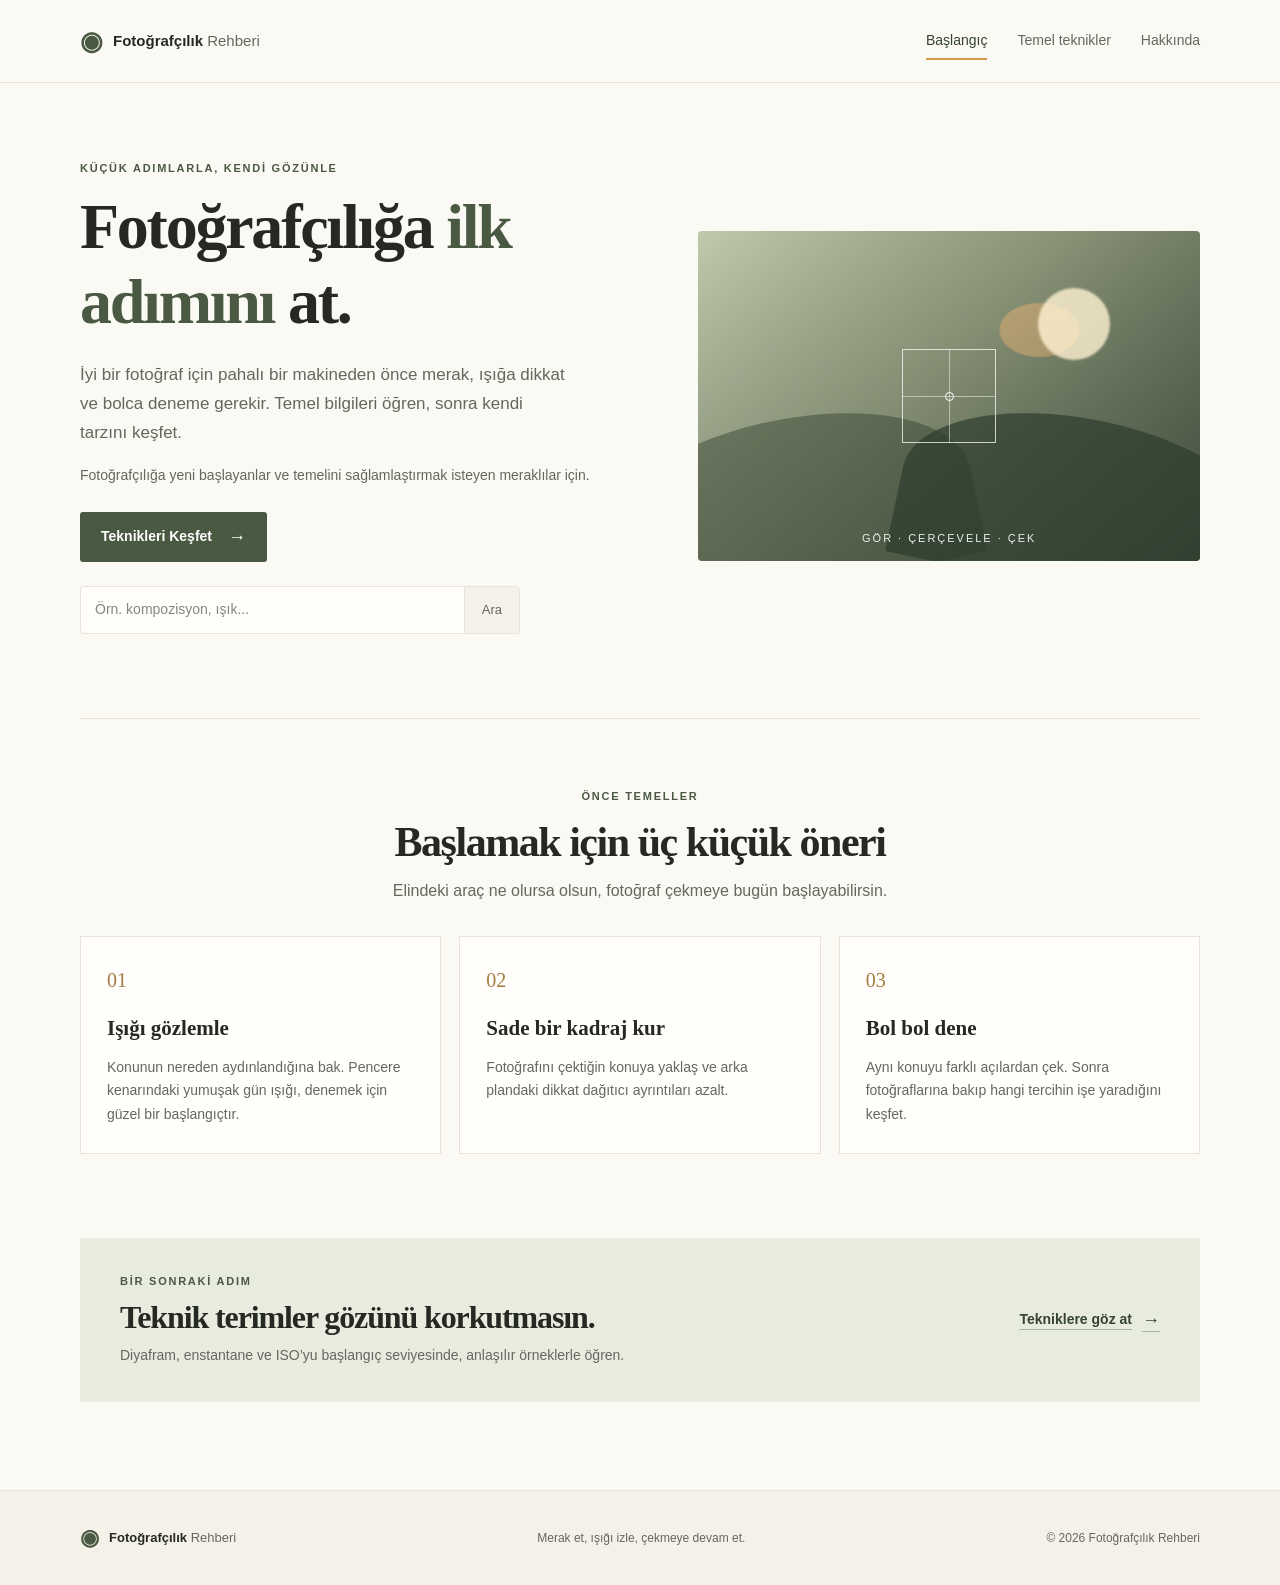
<file: index.html>
<!doctype html>
<html lang="tr">
<head>
  <meta charset="utf-8">
  <meta name="viewport" content="width=device-width, initial-scale=1">
  <meta name="description" content="Fotoğrafçılığa yeni başlayanlar için sade ve uygulanabilir bir başlangıç rehberi.">
  <title>Fotoğrafçılığa İlk Adım | Fotoğrafçılık Rehberi</title>
  <link rel="stylesheet" href="style.css">
</head>
<body>
  <a class="skip-link" href="#icerik">İçeriğe geç</a>
  <header class="site-header">
    <div class="header-inner">
      <a class="brand" href="index.html" aria-label="Fotoğrafçılık Rehberi ana sayfa">
        <span class="brand-mark" aria-hidden="true">◉</span>
        <span>Fotoğrafçılık <span class="brand-light">Rehberi</span></span>
      </a>
      <nav class="site-nav" aria-label="Ana menü">
        <a href="index.html" aria-current="page">Başlangıç</a>
        <a href="teknikler.html">Temel teknikler</a>
        <a href="hakkinda.html">Hakkında</a>
      </nav>
    </div>
  </header>

  <main id="icerik">
    <section class="hero">
      <div class="hero-copy">
        <p class="eyebrow">Küçük adımlarla, kendi gözünle</p>
        <h1>Fotoğrafçılığa <span>ilk adımını</span> at.</h1>
        <p class="hero-intro">İyi bir fotoğraf için pahalı bir makineden önce merak, ışığa dikkat ve bolca deneme gerekir. Temel bilgileri öğren, sonra kendi tarzını keşfet.</p>
        <p class="hero-audience">Fotoğrafçılığa yeni başlayanlar ve temelini sağlamlaştırmak isteyen meraklılar için.</p>
        <a class="button" href="teknikler.html">Teknikleri Keşfet <span aria-hidden="true">→</span></a>
        <form class="search-box" role="search" aria-label="Tekniklerde ara" action="teknikler.html" method="get">
          <label class="visually-hidden" for="guide-search">Rehberde ara</label>
          <input id="guide-search" type="search" name="q" placeholder="Örn. kompozisyon, ışık...">
          <button type="submit">Ara</button>
        </form>
      </div>
      <div class="hero-art" role="img" aria-label="Fotoğraf makinesi vizörünü çağrıştıran grafik">
        <div class="sun"></div>
        <div class="viewfinder"><span></span></div>
        <p>Gör · Çerçevele · Çek</p>
      </div>
    </section>

    <section class="content-section">
      <div class="section-heading">
        <p class="eyebrow">Önce temeller</p>
        <h2>Başlamak için üç küçük öneri</h2>
        <p>Elindeki araç ne olursa olsun, fotoğraf çekmeye bugün başlayabilirsin.</p>
      </div>
      <div class="card-grid">
        <article class="info-card">
          <span class="card-number">01</span>
          <h3>Işığı gözlemle</h3>
          <p>Konunun nereden aydınlandığına bak. Pencere kenarındaki yumuşak gün ışığı, denemek için güzel bir başlangıçtır.</p>
        </article>
        <article class="info-card">
          <span class="card-number">02</span>
          <h3>Sade bir kadraj kur</h3>
          <p>Fotoğrafını çektiğin konuya yaklaş ve arka plandaki dikkat dağıtıcı ayrıntıları azalt.</p>
        </article>
        <article class="info-card">
          <span class="card-number">03</span>
          <h3>Bol bol dene</h3>
          <p>Aynı konuyu farklı açılardan çek. Sonra fotoğraflarına bakıp hangi tercihin işe yaradığını keşfet.</p>
        </article>
      </div>
    </section>

    <section class="callout">
      <div>
        <p class="eyebrow">Bir sonraki adım</p>
        <h2>Teknik terimler gözünü korkutmasın.</h2>
        <p>Diyafram, enstantane ve ISO’yu başlangıç seviyesinde, anlaşılır örneklerle öğren.</p>
      </div>
      <a class="text-link" href="teknikler.html">Tekniklere göz at <span aria-hidden="true">→</span></a>
    </section>
  </main>

  <footer class="site-footer">
    <div class="footer-inner">
      <a class="brand footer-brand" href="index.html">
        <span class="brand-mark" aria-hidden="true">◉</span>
        <span>Fotoğrafçılık <span class="brand-light">Rehberi</span></span>
      </a>
      <p>Merak et, ışığı izle, çekmeye devam et.</p>
      <small>© 2026 Fotoğrafçılık Rehberi</small>
    </div>
  </footer>
</body>
</html>
</file>
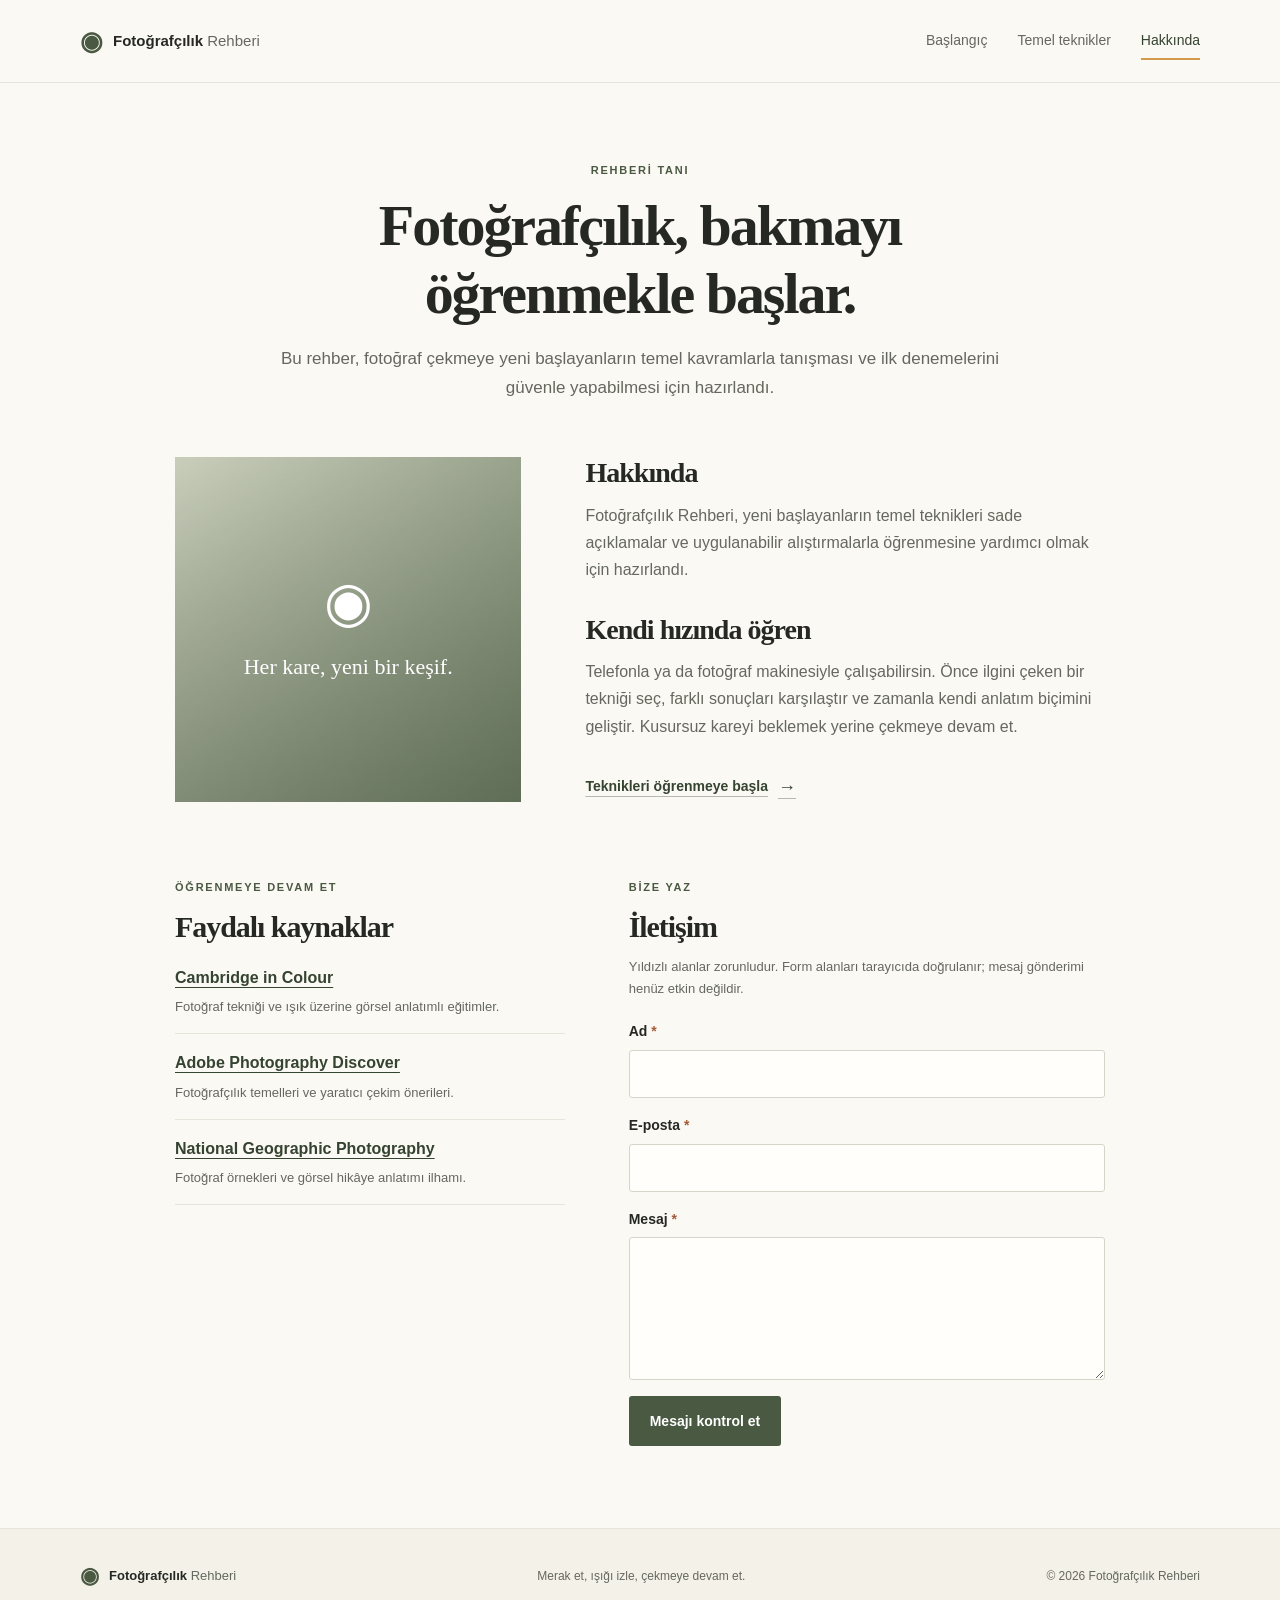
<file: hakkinda.html>
<!doctype html>
<html lang="tr">
<head>
  <meta charset="utf-8">
  <meta name="viewport" content="width=device-width, initial-scale=1">
  <meta name="description" content="Yeni başlayanlar için hazırlanan Fotoğrafçılık Rehberi'nin amacı ve yaklaşımı.">
  <title>Hakkında | Fotoğrafçılık Rehberi</title>
  <link rel="stylesheet" href="style.css">
</head>
<body>
  <a class="skip-link" href="#icerik">İçeriğe geç</a>
  <header class="site-header">
    <div class="header-inner">
      <a class="brand" href="index.html" aria-label="Fotoğrafçılık Rehberi ana sayfa">
        <span class="brand-mark" aria-hidden="true">◉</span>
        <span>Fotoğrafçılık <span class="brand-light">Rehberi</span></span>
      </a>
      <nav class="site-nav" aria-label="Ana menü">
        <a href="index.html">Başlangıç</a>
        <a href="teknikler.html">Temel teknikler</a>
        <a href="hakkinda.html" aria-current="page">Hakkında</a>
      </nav>
    </div>
  </header>

  <main id="icerik" class="page-main">
    <section class="page-heading">
      <p class="eyebrow">Rehberi tanı</p>
      <h1>Fotoğrafçılık, bakmayı öğrenmekle başlar.</h1>
      <p>Bu rehber, fotoğraf çekmeye yeni başlayanların temel kavramlarla tanışması ve ilk denemelerini güvenle yapabilmesi için hazırlandı.</p>
    </section>

    <section class="about-layout">
      <div class="about-note">
        <span class="brand-mark large-mark" aria-hidden="true">◉</span>
        <p>Her kare, yeni bir keşif.</p>
      </div>
      <div class="about-copy">
        <h2>Hakkında</h2>
        <p>Fotoğrafçılık Rehberi, yeni başlayanların temel teknikleri sade açıklamalar ve uygulanabilir alıştırmalarla öğrenmesine yardımcı olmak için hazırlandı.</p>
        <h2>Kendi hızında öğren</h2>
        <p>Telefonla ya da fotoğraf makinesiyle çalışabilirsin. Önce ilgini çeken bir tekniği seç, farklı sonuçları karşılaştır ve zamanla kendi anlatım biçimini geliştir. Kusursuz kareyi beklemek yerine çekmeye devam et.</p>
        <a class="text-link" href="teknikler.html">Teknikleri öğrenmeye başla <span aria-hidden="true">→</span></a>
      </div>
    </section>

    <div class="about-extra">
      <section class="resource-section" aria-labelledby="resources-title">
        <p class="eyebrow">Öğrenmeye devam et</p>
        <h2 id="resources-title">Faydalı kaynaklar</h2>
        <ul class="resource-list">
          <li>
            <a href="https://www.cambridgeincolour.com/tutorials.htm" target="_blank" rel="noopener noreferrer">Cambridge in Colour</a>
            <p>Fotoğraf tekniği ve ışık üzerine görsel anlatımlı eğitimler.</p>
          </li>
          <li>
            <a href="https://www.adobe.com/creativecloud/photography/discover.html" target="_blank" rel="noopener noreferrer">Adobe Photography Discover</a>
            <p>Fotoğrafçılık temelleri ve yaratıcı çekim önerileri.</p>
          </li>
          <li>
            <a href="https://www.nationalgeographic.com/photography" target="_blank" rel="noopener noreferrer">National Geographic Photography</a>
            <p>Fotoğraf örnekleri ve görsel hikâye anlatımı ilhamı.</p>
          </li>
        </ul>
      </section>

      <section class="contact-section" aria-labelledby="contact-title">
        <p class="eyebrow">Bize yaz</p>
        <h2 id="contact-title">İletişim</h2>
        <p class="form-note">Yıldızlı alanlar zorunludur. Form alanları tarayıcıda doğrulanır; mesaj gönderimi henüz etkin değildir.</p>
        <form class="contact-form" id="contact-form" method="post">
          <div class="form-field">
            <label for="contact-name">Ad <span aria-hidden="true">*</span></label>
            <input id="contact-name" name="name" type="text" autocomplete="name" minlength="2" maxlength="80" required>
          </div>
          <div class="form-field">
            <label for="contact-email">E-posta <span aria-hidden="true">*</span></label>
            <input id="contact-email" name="email" type="email" autocomplete="email" maxlength="254" required>
          </div>
          <div class="form-field">
            <label for="contact-message">Mesaj <span aria-hidden="true">*</span></label>
            <textarea id="contact-message" name="message" rows="5" minlength="10" maxlength="1000" required></textarea>
          </div>
          <button class="button" type="submit">Mesajı kontrol et</button>
          <p class="form-status" id="contact-status" role="status" aria-live="polite" hidden>Alanlar geçerli. Mesaj gönderilmedi; form gönderim altyapısı henüz bağlı değil.</p>
        </form>
      </section>
    </div>
  </main>

  <footer class="site-footer">
    <div class="footer-inner">
      <a class="brand footer-brand" href="index.html">
        <span class="brand-mark" aria-hidden="true">◉</span>
        <span>Fotoğrafçılık <span class="brand-light">Rehberi</span></span>
      </a>
      <p>Merak et, ışığı izle, çekmeye devam et.</p>
      <small>© 2026 Fotoğrafçılık Rehberi</small>
    </div>
  </footer>
  <script src="script.js" defer></script>
</body>
</html>
</file>
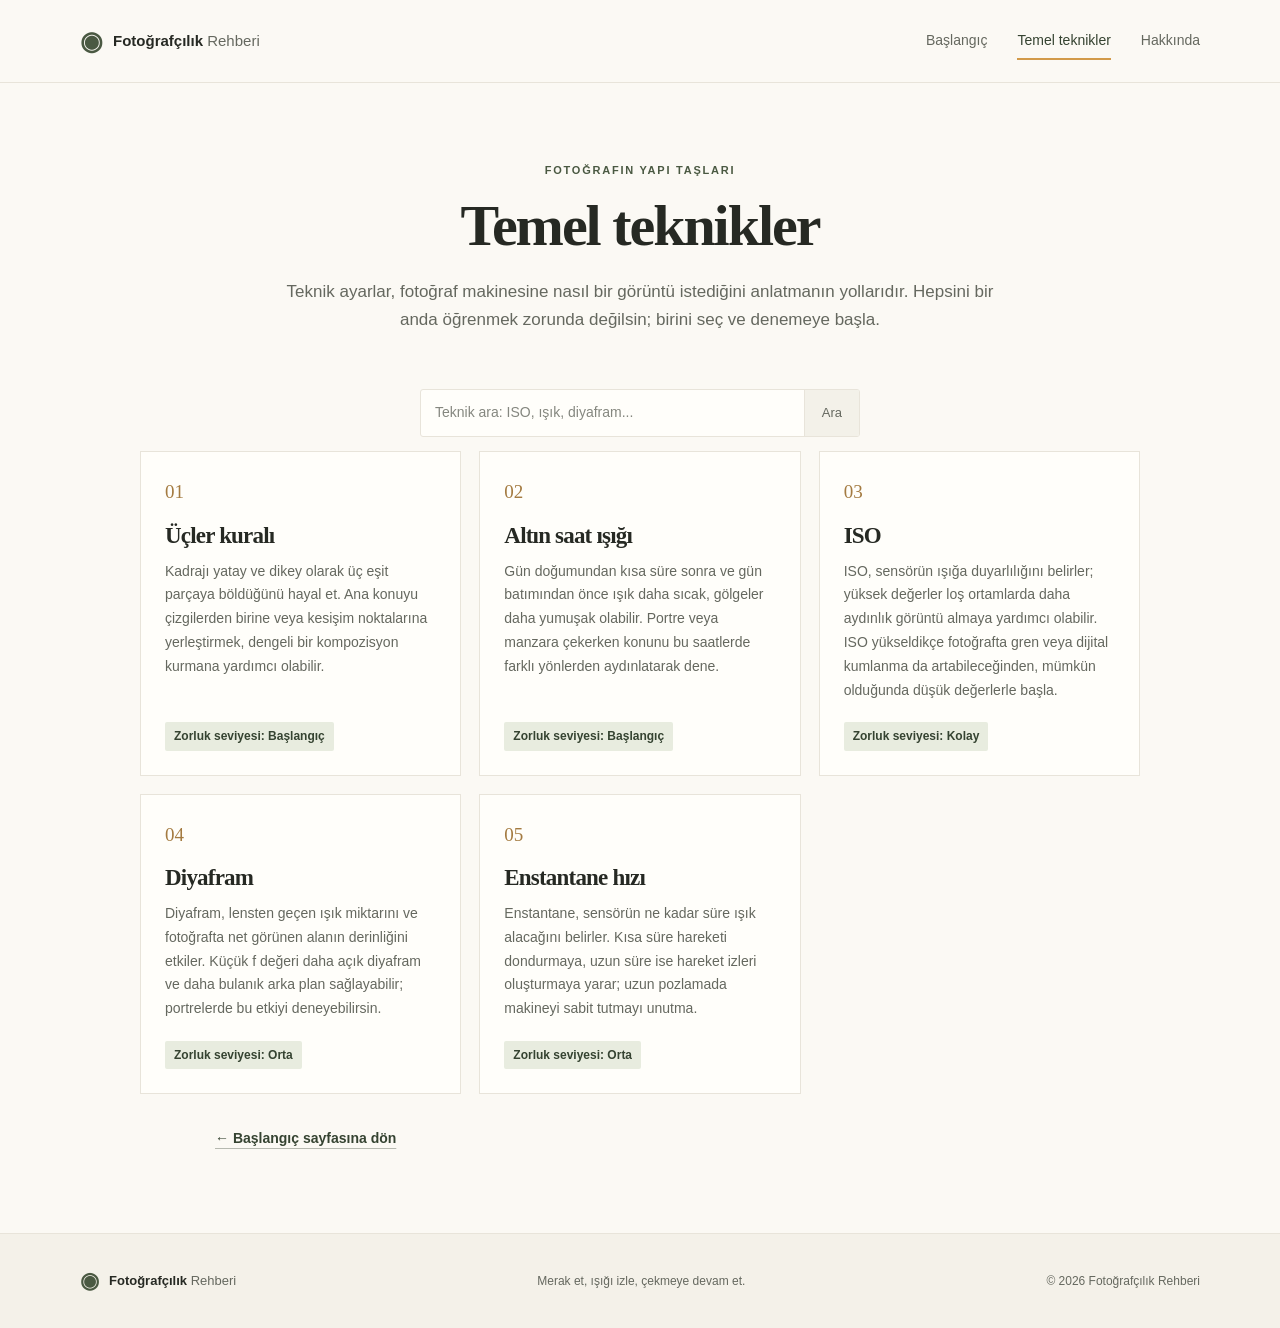
<file: teknikler.html>
<!doctype html>
<html lang="tr">
<head>
  <meta charset="utf-8">
  <meta name="viewport" content="width=device-width, initial-scale=1">
  <meta name="description" content="Üçler kuralı, altın saat ışığı, ISO, diyafram ve enstantane hızını başlangıç seviyesinde öğren.">
  <title>Temel Teknikler | Fotoğrafçılık Rehberi</title>
  <link rel="stylesheet" href="style.css">
</head>
<body>
  <a class="skip-link" href="#icerik">İçeriğe geç</a>
  <header class="site-header">
    <div class="header-inner">
      <a class="brand" href="index.html" aria-label="Fotoğrafçılık Rehberi ana sayfa">
        <span class="brand-mark" aria-hidden="true">◉</span>
        <span>Fotoğrafçılık <span class="brand-light">Rehberi</span></span>
      </a>
      <nav class="site-nav" aria-label="Ana menü">
        <a href="index.html">Başlangıç</a>
        <a href="teknikler.html" aria-current="page">Temel teknikler</a>
        <a href="hakkinda.html">Hakkında</a>
      </nav>
    </div>
  </header>

  <main id="icerik" class="page-main">
    <section class="page-heading">
      <p class="eyebrow">Fotoğrafın yapı taşları</p>
      <h1>Temel teknikler</h1>
      <p>Teknik ayarlar, fotoğraf makinesine nasıl bir görüntü istediğini anlatmanın yollarıdır. Hepsini bir anda öğrenmek zorunda değilsin; birini seç ve denemeye başla.</p>
    </section>

    <form class="search-box technique-search" role="search" aria-label="Teknik kartlarında ara" action="teknikler.html" method="get">
      <label class="visually-hidden" for="technique-search">Teknik kartlarında ara</label>
      <input id="technique-search" type="search" name="q" placeholder="Teknik ara: ISO, ışık, diyafram...">
      <button type="submit">Ara</button>
    </form>
    <p class="search-results" id="search-results" role="status" aria-live="polite" hidden>Sonuç bulunamadı</p>

    <section class="technique-grid" aria-label="Fotoğrafçılık teknikleri">
      <article class="technique-card" data-etiket="kompozisyon">
        <span class="technique-number" aria-hidden="true">01</span>
        <h2>Üçler kuralı</h2>
        <p>Kadrajı yatay ve dikey olarak üç eşit parçaya böldüğünü hayal et. Ana konuyu çizgilerden birine veya kesişim noktalarına yerleştirmek, dengeli bir kompozisyon kurmana yardımcı olabilir.</p>
        <span class="difficulty">Zorluk seviyesi: Başlangıç</span>
      </article>
      <article class="technique-card" data-etiket="ışık">
        <span class="technique-number" aria-hidden="true">02</span>
        <h2>Altın saat ışığı</h2>
        <p>Gün doğumundan kısa süre sonra ve gün batımından önce ışık daha sıcak, gölgeler daha yumuşak olabilir. Portre veya manzara çekerken konunu bu saatlerde farklı yönlerden aydınlatarak dene.</p>
        <span class="difficulty">Zorluk seviyesi: Başlangıç</span>
      </article>
      <article class="technique-card" data-etiket="pozlama">
        <span class="technique-number" aria-hidden="true">03</span>
        <h2>ISO</h2>
        <p>ISO, sensörün ışığa duyarlılığını belirler; yüksek değerler loş ortamlarda daha aydınlık görüntü almaya yardımcı olabilir. ISO yükseldikçe fotoğrafta gren veya dijital kumlanma da artabileceğinden, mümkün olduğunda düşük değerlerle başla.</p>
        <span class="difficulty">Zorluk seviyesi: Kolay</span>
      </article>
      <article class="technique-card" data-etiket="pozlama">
        <span class="technique-number" aria-hidden="true">04</span>
        <h2>Diyafram</h2>
        <p>Diyafram, lensten geçen ışık miktarını ve fotoğrafta net görünen alanın derinliğini etkiler. Küçük f değeri daha açık diyafram ve daha bulanık arka plan sağlayabilir; portrelerde bu etkiyi deneyebilirsin.</p>
        <span class="difficulty">Zorluk seviyesi: Orta</span>
      </article>
      <article class="technique-card" data-etiket="hareket">
        <span class="technique-number" aria-hidden="true">05</span>
        <h2>Enstantane hızı</h2>
        <p>Enstantane, sensörün ne kadar süre ışık alacağını belirler. Kısa süre hareketi dondurmaya, uzun süre ise hareket izleri oluşturmaya yarar; uzun pozlamada makineyi sabit tutmayı unutma.</p>
        <span class="difficulty">Zorluk seviyesi: Orta</span>
      </article>
    </section>

    <div class="back-link-wrap"><a class="text-link" href="index.html">← Başlangıç sayfasına dön</a></div>
  </main>

  <footer class="site-footer">
    <div class="footer-inner">
      <a class="brand footer-brand" href="index.html">
        <span class="brand-mark" aria-hidden="true">◉</span>
        <span>Fotoğrafçılık <span class="brand-light">Rehberi</span></span>
      </a>
      <p>Merak et, ışığı izle, çekmeye devam et.</p>
      <small>© 2026 Fotoğrafçılık Rehberi</small>
    </div>
  </footer>
  <script src="script.js" defer></script>
</body>
</html>
</file>
<file: style.css>
:root {
  color-scheme: light;
  --ink: #262923;
  --muted: #65685f;
  --paper: #fbf9f4;
  --surface: #fffefa;
  --olive: #4a5942;
  --olive-dark: #354331;
  --sage: #e8ecdf;
  --amber: #d29a4a;
  --line: #e8e4da;
  --serif: "Playfair Display", Georgia, serif;
  --sans: "DM Sans", "Segoe UI", sans-serif;
}

* {
  box-sizing: border-box;
}

html {
  scroll-behavior: smooth;
}

body {
  margin: 0;
  background: var(--paper);
  color: var(--ink);
  font-family: var(--sans);
  font-size: 16px;
  line-height: 1.7;
  -webkit-font-smoothing: antialiased;
}

a {
  color: inherit;
}

a:focus-visible {
  outline: 3px solid var(--amber);
  outline-offset: 4px;
}

.skip-link {
  position: absolute;
  z-index: 5;
  top: 8px;
  left: 8px;
  padding: 8px 12px;
  transform: translateY(-150%);
  border-radius: 4px;
  background: var(--surface);
  color: var(--ink);
}

.skip-link:focus {
  transform: translateY(0);
}

.site-header {
  border-bottom: 1px solid var(--line);
  background: rgba(251, 249, 244, 0.96);
}

.header-inner,
.footer-inner {
  width: min(1120px, calc(100% - 48px));
  margin: 0 auto;
}

.header-inner {
  display: flex;
  min-height: 82px;
  align-items: center;
  justify-content: space-between;
  gap: 24px;
}

.brand {
  display: inline-flex;
  align-items: center;
  gap: 10px;
  color: var(--ink);
  font-size: 15px;
  font-weight: 700;
  text-decoration: none;
  white-space: nowrap;
}

.brand-mark {
  color: var(--olive);
  font-size: 26px;
  line-height: 1;
}

.brand-light {
  color: var(--muted);
  font-weight: 400;
}

.site-nav {
  display: flex;
  align-items: center;
  gap: 30px;
}

.site-nav a {
  position: relative;
  padding: 8px 0;
  color: var(--muted);
  font-size: 14px;
  font-weight: 500;
  text-decoration: none;
  transition: color 160ms ease;
}

.site-nav a:hover,
.site-nav a[aria-current="page"] {
  color: var(--olive-dark);
}

.site-nav a[aria-current="page"]::after {
  position: absolute;
  right: 0;
  bottom: 1px;
  left: 0;
  height: 2px;
  background: var(--amber);
  content: "";
}

.hero {
  display: grid;
  width: min(1120px, calc(100% - 48px));
  min-height: 510px;
  margin: 0 auto;
  padding: 76px 0 84px;
  align-items: center;
  gap: 64px;
  grid-template-columns: 1.05fr 0.95fr;
}

.hero-copy {
  max-width: 555px;
}

.eyebrow {
  margin: 0 0 12px;
  color: var(--olive);
  font-size: 11px;
  font-weight: 700;
  letter-spacing: 0.16em;
  text-transform: uppercase;
}

h1,
h2,
h3,
p {
  margin-top: 0;
}

h1,
h2 {
  font-family: var(--serif);
  font-weight: 600;
  letter-spacing: -0.035em;
  line-height: 1.17;
}

.hero h1 {
  max-width: 550px;
  margin-bottom: 22px;
  font-size: clamp(42px, 5vw, 66px);
}

.hero h1 span {
  color: var(--olive);
}

.hero-intro {
  max-width: 490px;
  margin-bottom: 30px;
  color: var(--muted);
  font-size: 17px;
}

.hero-audience {
  margin: -14px 0 24px;
  color: var(--muted);
  font-size: 14px;
}

.search-box {
  display: flex;
  max-width: 440px;
  min-height: 48px;
  margin-top: 24px;
  overflow: hidden;
  border: 1px solid var(--line);
  border-radius: 3px;
  background: var(--surface);
}

.visually-hidden {
  position: absolute;
  width: 1px;
  height: 1px;
  overflow: hidden;
  clip: rect(0, 0, 0, 0);
  white-space: nowrap;
  clip-path: inset(50%);
}

.search-box input {
  width: 100%;
  min-width: 0;
  padding: 0 14px;
  border: 0;
  outline: 0;
  background: transparent;
  color: var(--ink);
  font: inherit;
  font-size: 14px;
}

.search-box input:focus-visible {
  box-shadow: inset 0 0 0 2px var(--olive);
}

.search-box input::placeholder {
  color: #85877f;
}

.search-box button {
  flex-shrink: 0;
  padding: 0 17px;
  border: 0;
  border-left: 1px solid var(--line);
  background: #f3f1e9;
  color: var(--muted);
  font: inherit;
  font-size: 13px;
}

.search-box button {
  cursor: pointer;
  transition: background 160ms ease, color 160ms ease;
}

.search-box button:hover {
  background: var(--olive);
  color: white;
}

.button {
  display: inline-flex;
  min-height: 50px;
  padding: 0 21px;
  align-items: center;
  gap: 16px;
  border-radius: 3px;
  background: var(--olive);
  color: white;
  font-size: 14px;
  font-weight: 600;
  text-decoration: none;
  transition: background 160ms ease, transform 160ms ease;
}

.button:hover {
  transform: translateY(-2px);
  background: var(--olive-dark);
}

.button span,
.text-link span {
  font-size: 18px;
}

.hero-art {
  position: relative;
  display: grid;
  min-height: 330px;
  overflow: hidden;
  place-items: center;
  border-radius: 4px;
  background:
    linear-gradient(145deg, rgba(48, 62, 47, 0.05), rgba(32, 42, 33, 0.54)),
    radial-gradient(ellipse at 68% 30%, #e8c88e 0 8%, transparent 8.5%),
    linear-gradient(135deg, #c8d0b4 0%, #a8b291 45%, #64745b 100%);
}

.hero-art::before,
.hero-art::after {
  position: absolute;
  bottom: -30px;
  width: 75%;
  height: 52%;
  border-radius: 50% 50% 0 0;
  background: rgba(49, 64, 46, 0.47);
  content: "";
}

.hero-art::before {
  left: -20%;
  transform: rotate(-12deg);
}

.hero-art::after {
  right: -15%;
  background: rgba(43, 59, 43, 0.68);
  transform: rotate(12deg);
}

.sun {
  position: absolute;
  top: 17%;
  right: 18%;
  width: 72px;
  height: 72px;
  border-radius: 50%;
  background: rgba(255, 242, 210, 0.8);
  filter: blur(1px);
}

.viewfinder {
  position: relative;
  z-index: 1;
  display: grid;
  width: 94px;
  height: 94px;
  border: 1px solid rgba(255, 255, 255, 0.74);
  place-items: center;
}

.viewfinder::before,
.viewfinder::after {
  position: absolute;
  width: 1px;
  height: 94px;
  background: rgba(255, 255, 255, 0.48);
  content: "";
}

.viewfinder::after {
  width: 94px;
  height: 1px;
}

.viewfinder span {
  width: 9px;
  height: 9px;
  border: 1px solid white;
  border-radius: 50%;
}

.hero-art p {
  position: absolute;
  z-index: 1;
  right: 0;
  bottom: 14px;
  left: 0;
  margin: 0;
  color: rgba(255, 255, 255, 0.9);
  font-size: 11px;
  letter-spacing: 0.18em;
  text-align: center;
  text-transform: uppercase;
}

.content-section,
.callout,
.page-main {
  width: min(1120px, calc(100% - 48px));
  margin: 0 auto;
}

.content-section {
  padding: 68px 0 84px;
  border-top: 1px solid var(--line);
}

.section-heading {
  margin-bottom: 32px;
  text-align: center;
}

.section-heading h2 {
  margin-bottom: 10px;
  font-size: clamp(30px, 3.5vw, 42px);
}

.section-heading > p:last-child {
  margin-bottom: 0;
  color: var(--muted);
}

.card-grid {
  display: grid;
  gap: 18px;
  grid-template-columns: repeat(3, 1fr);
}

.info-card {
  min-height: 215px;
  padding: 26px;
  border: 1px solid var(--line);
  background: var(--surface);
}

.card-number {
  display: inline-block;
  margin-bottom: 14px;
  color: #a47b41;
  font-family: var(--serif);
  font-size: 20px;
}

.info-card h3 {
  margin-bottom: 9px;
  font-family: var(--serif);
  font-size: 21px;
  font-weight: 600;
}

.info-card p {
  margin-bottom: 0;
  color: var(--muted);
  font-size: 14px;
}

.callout {
  display: flex;
  margin-bottom: 88px;
  padding: 34px 40px;
  align-items: center;
  justify-content: space-between;
  gap: 28px;
  background: var(--sage);
}

.callout .eyebrow {
  margin-bottom: 8px;
}

.callout h2 {
  margin-bottom: 8px;
  font-size: clamp(24px, 3vw, 32px);
}

.callout p:not(.eyebrow) {
  margin-bottom: 0;
  color: var(--muted);
  font-size: 14px;
}

.text-link {
  display: inline-flex;
  flex-shrink: 0;
  align-items: center;
  gap: 10px;
  color: var(--olive-dark);
  font-size: 14px;
  font-weight: 700;
  text-decoration-color: rgba(53, 67, 49, 0.35);
  text-underline-offset: 5px;
}

.text-link:hover {
  text-decoration-color: currentColor;
}

.page-main {
  min-height: calc(100vh - 220px);
  padding-top: 78px;
  padding-bottom: 82px;
}

.page-heading {
  max-width: 720px;
  margin: 0 auto 54px;
  text-align: center;
}

.page-heading h1 {
  margin-bottom: 18px;
  font-size: clamp(38px, 5vw, 58px);
}

.page-heading > p:last-child {
  margin-bottom: 0;
  color: var(--muted);
  font-size: 17px;
}

.technique-grid {
  display: grid;
  max-width: 1000px;
  margin: 0 auto;
  gap: 18px;
  grid-template-columns: repeat(3, minmax(0, 1fr));
}

.technique-search {
  margin: 0 auto 14px;
}

.search-results {
  max-width: 1000px;
  margin: 0 auto 18px;
  color: var(--muted);
  font-size: 14px;
}

.technique-card {
  display: flex;
  min-height: 290px;
  padding: 24px;
  flex-direction: column;
  align-items: flex-start;
  border: 1px solid var(--line);
  background: var(--surface);
}

.technique-card[hidden] {
  display: none;
}

.technique-number {
  margin-bottom: 14px;
  color: #a47b41;
  font-family: var(--serif);
  font-size: 19px;
}

.technique-card h2 {
  margin-bottom: 10px;
  font-size: 23px;
}

.technique-card p {
  margin-bottom: 20px;
  color: var(--muted);
  font-size: 14px;
}

.difficulty {
  display: inline-block;
  margin-top: auto;
  padding: 4px 9px;
  border-radius: 2px;
  background: var(--sage);
  color: var(--olive-dark);
  font-size: 12px;
  font-weight: 600;
}

.back-link-wrap {
  max-width: 850px;
  margin: 30px auto 0;
}

.about-layout {
  display: grid;
  max-width: 930px;
  margin: 0 auto;
  align-items: stretch;
  gap: 64px;
  grid-template-columns: 0.8fr 1.2fr;
}

.about-note {
  display: flex;
  min-height: 330px;
  padding: 32px;
  flex-direction: column;
  align-items: center;
  justify-content: center;
  background:
    linear-gradient(160deg, rgba(54, 68, 51, 0.08), rgba(43, 57, 42, 0.46)),
    linear-gradient(135deg, #d6dac7, #8b997c);
  color: white;
  text-align: center;
}

.large-mark {
  color: white;
  font-size: 56px;
}

.about-note p {
  margin: 18px 0 0;
  font-family: var(--serif);
  font-size: 22px;
}

.about-copy h2 {
  margin-bottom: 12px;
  font-size: 28px;
}

.about-copy p {
  margin-bottom: 30px;
  color: var(--muted);
}

.about-copy .text-link {
  margin-top: 2px;
}

.about-extra {
  display: grid;
  max-width: 930px;
  margin: 76px auto 0;
  gap: 64px;
  grid-template-columns: 0.9fr 1.1fr;
}

.resource-section h2,
.contact-section h2 {
  margin-bottom: 20px;
  font-size: 30px;
}

.resource-list {
  margin: 0;
  padding: 0;
  list-style: none;
}

.resource-list li {
  padding: 15px 0;
  border-bottom: 1px solid var(--line);
}

.resource-list li:first-child {
  padding-top: 0;
}

.resource-list a {
  color: var(--olive-dark);
  font-weight: 700;
  text-underline-offset: 4px;
}

.resource-list li p {
  margin: 5px 0 0;
  color: var(--muted);
  font-size: 13px;
}

.form-note {
  margin: -8px 0 20px;
  color: var(--muted);
  font-size: 13px;
}

.contact-form {
  display: grid;
  gap: 16px;
}

.form-field {
  display: grid;
  gap: 6px;
}

.form-field label {
  font-size: 14px;
  font-weight: 600;
}

.form-field label span {
  color: #a45b37;
}

.form-field input,
.form-field textarea {
  width: 100%;
  padding: 11px 12px;
  border: 1px solid #d8d4c9;
  border-radius: 3px;
  background: var(--surface);
  color: var(--ink);
  font: inherit;
  font-size: 14px;
}

.form-field textarea {
  min-height: 130px;
  resize: vertical;
}

.form-field input:focus-visible,
.form-field textarea:focus-visible {
  outline: 3px solid rgba(210, 154, 74, 0.55);
  outline-offset: 2px;
}

.contact-form .button {
  width: fit-content;
  border: 0;
  font-family: var(--sans);
  cursor: pointer;
}

.form-status {
  margin: 0;
  padding: 12px 14px;
  border-left: 2px solid var(--amber);
  background: var(--sage);
  color: var(--olive-dark);
  font-size: 13px;
}

.site-footer {
  border-top: 1px solid var(--line);
  background: #f4f1e9;
}

.footer-inner {
  display: flex;
  min-height: 94px;
  align-items: center;
  justify-content: space-between;
  gap: 18px;
}

.footer-brand {
  font-size: 13px;
}

.footer-brand .brand-mark {
  font-size: 22px;
}

.footer-inner p,
.footer-inner small {
  margin: 0;
  color: var(--muted);
  font-size: 12px;
}

@media (max-width: 760px) {
  .header-inner,
  .footer-inner,
  .hero,
  .content-section,
  .callout,
  .page-main {
    width: min(100% - 36px, 560px);
  }

  .header-inner {
    min-height: auto;
    padding: 17px 0 13px;
    align-items: flex-start;
    flex-direction: column;
    gap: 10px;
  }

  .site-nav {
    width: 100%;
    justify-content: space-between;
    gap: 14px;
  }

  .site-nav a {
    font-size: 13px;
  }

  .hero {
    min-height: auto;
    padding: 58px 0 62px;
    gap: 34px;
    grid-template-columns: 1fr;
  }

  .hero-art {
    min-height: 270px;
  }

  .content-section {
    padding: 54px 0 62px;
  }

  .card-grid {
    grid-template-columns: 1fr;
  }

  .info-card {
    min-height: 0;
  }

  .callout {
    margin-bottom: 62px;
    padding: 26px;
    align-items: flex-start;
    flex-direction: column;
    gap: 18px;
  }

  .page-main {
    min-height: auto;
    padding-top: 56px;
    padding-bottom: 62px;
  }

  .page-heading {
    margin-bottom: 37px;
  }

  .technique-grid {
    grid-template-columns: 1fr;
  }

  .about-layout {
    gap: 30px;
    grid-template-columns: 1fr;
  }

  .about-extra {
    margin-top: 52px;
    gap: 42px;
    grid-template-columns: 1fr;
  }

  .about-note {
    min-height: 220px;
  }

  .footer-inner {
    padding: 23px 0;
    align-items: flex-start;
    flex-direction: column;
    gap: 8px;
  }
}

@media (max-width: 380px) {
  .site-nav {
    gap: 8px;
  }

  .site-nav a {
    font-size: 12px;
  }

  .hero h1 {
    font-size: 39px;
  }
}

@media (prefers-reduced-motion: reduce) {
  *,
  *::before,
  *::after {
    scroll-behavior: auto !important;
    transition-duration: 0.01ms !important;
  }
}
</file>
